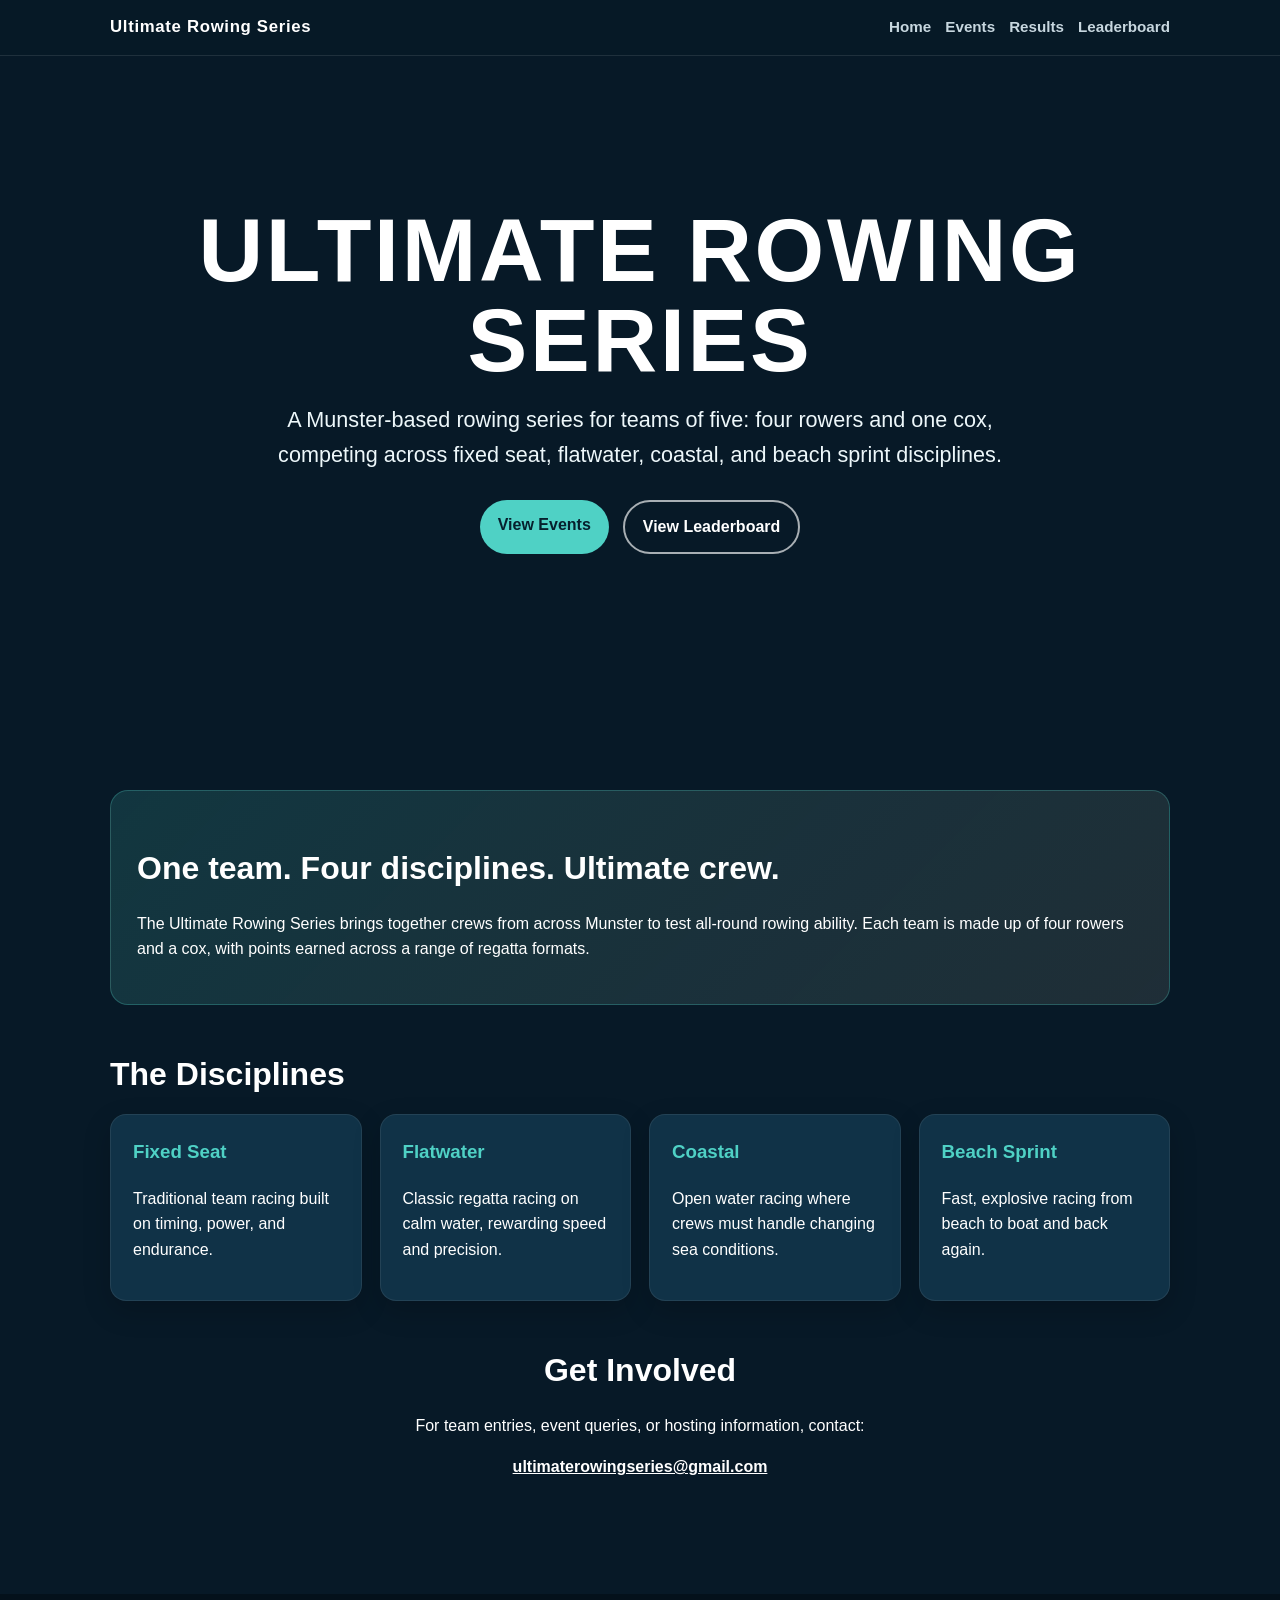
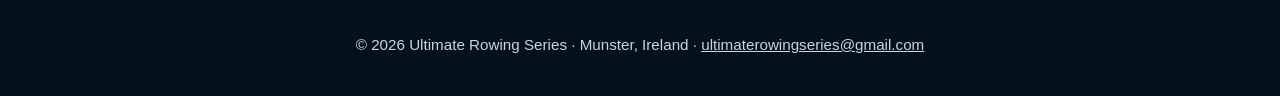
<file: index.html>
<!DOCTYPE html>
<html lang="en">
<head>
  <meta charset="UTF-8">
  <meta name="viewport" content="width=device-width, initial-scale=1.0">
  <title>Ultimate Rowing Series</title>
  <link rel="stylesheet" href="style.css">
</head>
<body>

<header class="site-header">
  <nav class="nav">
    <a class="logo" href="index.html">Ultimate Rowing Series</a>
    <div class="nav-links">
      <a href="index.html">Home</a>
      <a href="events.html">Events</a>
      <a href="results.html">Results</a>
      <a href="leaderboard.html">Leaderboard</a>
    </div>
  </nav>
</header>

<section class="hero">
  <div class="hero-content">
    <h1>Ultimate Rowing Series</h1>
    <p>A Munster-based rowing series for teams of five: four rowers and one cox, competing across fixed seat, flatwater, coastal, and beach sprint disciplines.</p>
    <div class="button-row">
      <a class="button" href="events.html">View Events</a>
      <a class="button secondary" href="leaderboard.html">View Leaderboard</a>
    </div>
  </div>
</section>

<main>
  <section class="section highlight">
    <h2>One team. Four disciplines. Ultimate crew.</h2>
    <p>
      The Ultimate Rowing Series brings together crews from across Munster to test all-round rowing ability.
      Each team is made up of four rowers and a cox, with points earned across a range of regatta formats.
    </p>
  </section>

  <section class="section">
    <h2>The Disciplines</h2>
    <div class="grid">
      <div class="card">
        <h3>Fixed Seat</h3>
        <p>Traditional team racing built on timing, power, and endurance.</p>
      </div>
      <div class="card">
        <h3>Flatwater</h3>
        <p>Classic regatta racing on calm water, rewarding speed and precision.</p>
      </div>
      <div class="card">
        <h3>Coastal</h3>
        <p>Open water racing where crews must handle changing sea conditions.</p>
      </div>
      <div class="card">
        <h3>Beach Sprint</h3>
        <p>Fast, explosive racing from beach to boat and back again.</p>
      </div>
    </div>
  </section>

  <section class="section contact">
    <h2>Get Involved</h2>
    <p>For team entries, event queries, or hosting information, contact:</p>
    <p><strong><a href="mailto:ultimaterowingseries@gmail.com">ultimaterowingseries@gmail.com</a></strong></p>
  </section>
</main>

<footer>
  <p>© 2026 Ultimate Rowing Series · Munster, Ireland · <a href="mailto:ultimaterowingseries@gmail.com">ultimaterowingseries@gmail.com</a></p>
</footer>

</body>
</html>
</file>
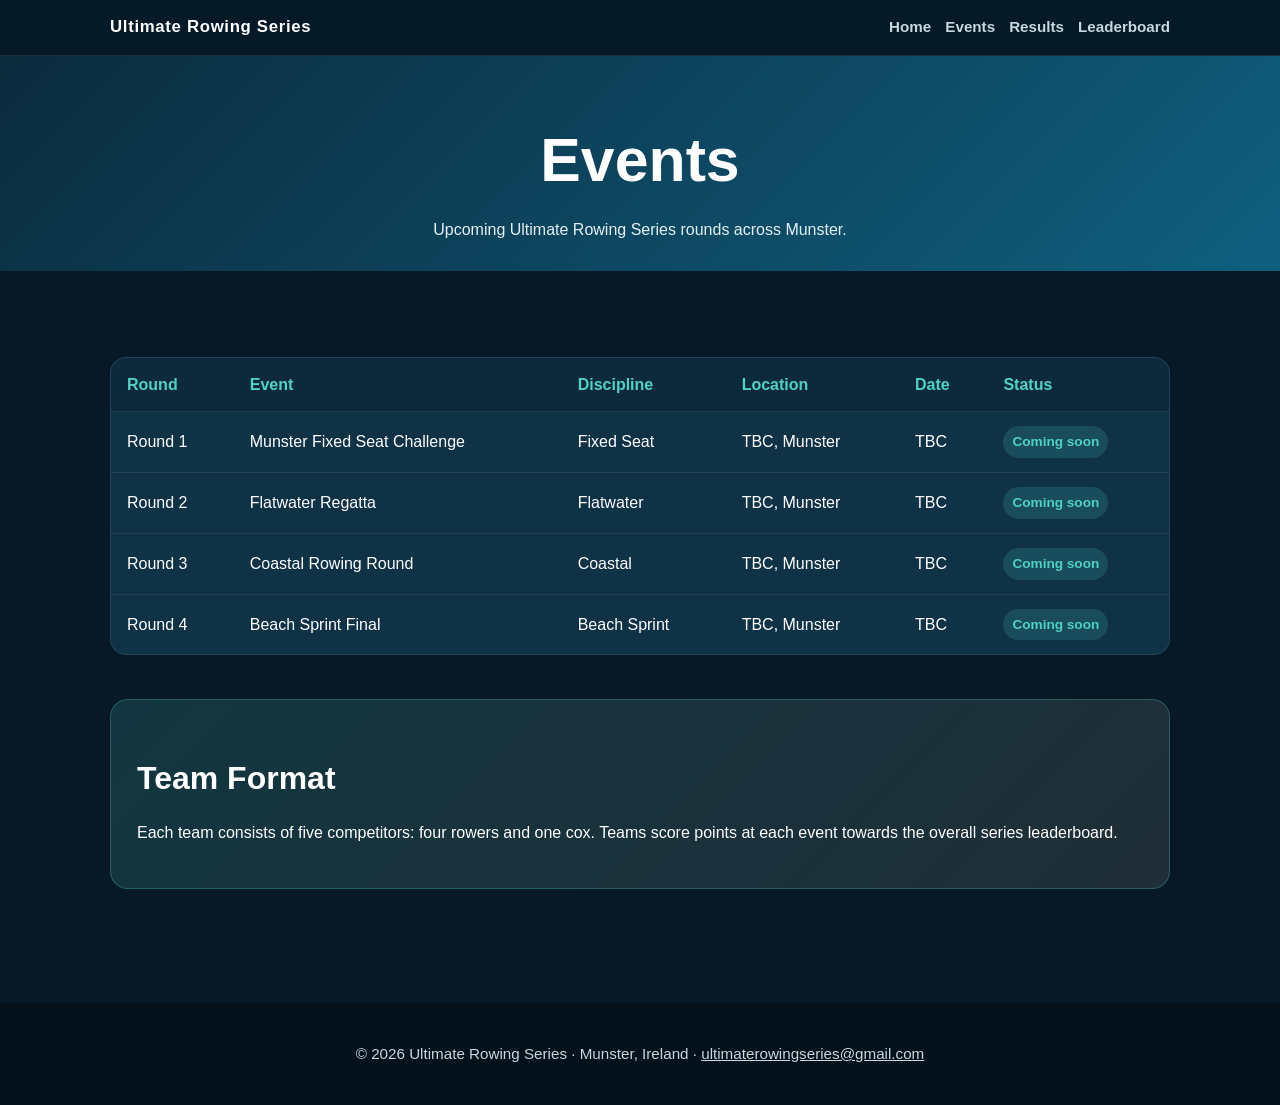
<file: events.html>
<!DOCTYPE html>
<html lang="en">
<head>
  <meta charset="UTF-8">
  <meta name="viewport" content="width=device-width, initial-scale=1.0">
  <title>Events | Ultimate Rowing Series</title>
  <link rel="stylesheet" href="style.css">
</head>
<body>

<header class="site-header">
  <nav class="nav">
    <a class="logo" href="index.html">Ultimate Rowing Series</a>
    <div class="nav-links">
      <a href="index.html">Home</a>
      <a href="events.html">Events</a>
      <a href="results.html">Results</a>
      <a href="leaderboard.html">Leaderboard</a>
    </div>
  </nav>
</header>

<section class="page-title">
  <h1>Events</h1>
  <p>Upcoming Ultimate Rowing Series rounds across Munster.</p>
</section>

<main>
  <section class="section">
    <div class="table-wrap">
      <table>
        <thead>
          <tr>
            <th>Round</th>
            <th>Event</th>
            <th>Discipline</th>
            <th>Location</th>
            <th>Date</th>
            <th>Status</th>
          </tr>
        </thead>
        <tbody>
          <tr>
            <td>Round 1</td>
            <td>Munster Fixed Seat Challenge</td>
            <td>Fixed Seat</td>
            <td>TBC, Munster</td>
            <td>TBC</td>
            <td><span class="status">Coming soon</span></td>
          </tr>
          <tr>
            <td>Round 2</td>
            <td>Flatwater Regatta</td>
            <td>Flatwater</td>
            <td>TBC, Munster</td>
            <td>TBC</td>
            <td><span class="status">Coming soon</span></td>
          </tr>
          <tr>
            <td>Round 3</td>
            <td>Coastal Rowing Round</td>
            <td>Coastal</td>
            <td>TBC, Munster</td>
            <td>TBC</td>
            <td><span class="status">Coming soon</span></td>
          </tr>
          <tr>
            <td>Round 4</td>
            <td>Beach Sprint Final</td>
            <td>Beach Sprint</td>
            <td>TBC, Munster</td>
            <td>TBC</td>
            <td><span class="status">Coming soon</span></td>
          </tr>
        </tbody>
      </table>
    </div>
  </section>

  <section class="section highlight">
    <h2>Team Format</h2>
    <p>Each team consists of five competitors: four rowers and one cox. Teams score points at each event towards the overall series leaderboard.</p>
  </section>
</main>

<footer>
  <p>© 2026 Ultimate Rowing Series · Munster, Ireland · <a href="mailto:ultimaterowingseries@gmail.com">ultimaterowingseries@gmail.com</a></p>
</footer>

</body>
</html>
</file>
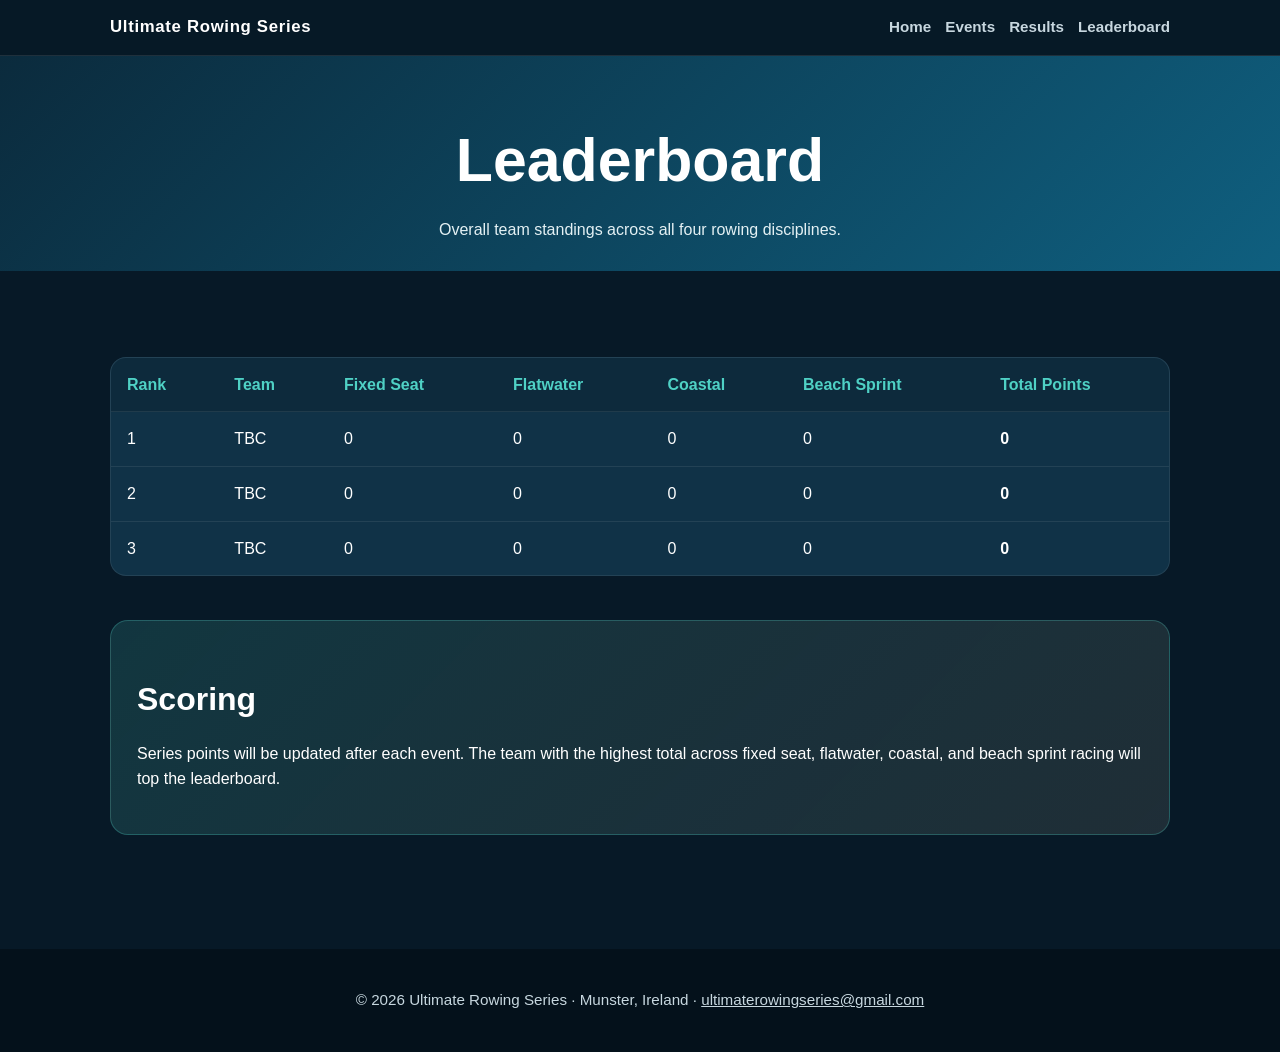
<file: leaderboard.html>
<!DOCTYPE html>
<html lang="en">
<head>
  <meta charset="UTF-8">
  <meta name="viewport" content="width=device-width, initial-scale=1.0">
  <title>Leaderboard | Ultimate Rowing Series</title>
  <link rel="stylesheet" href="style.css">
</head>
<body>

<header class="site-header">
  <nav class="nav">
    <a class="logo" href="index.html">Ultimate Rowing Series</a>
    <div class="nav-links">
      <a href="index.html">Home</a>
      <a href="events.html">Events</a>
      <a href="results.html">Results</a>
      <a href="leaderboard.html">Leaderboard</a>
    </div>
  </nav>
</header>

<section class="page-title">
  <h1>Leaderboard</h1>
  <p>Overall team standings across all four rowing disciplines.</p>
</section>

<main>
  <section class="section">
    <div class="table-wrap">
      <table>
        <thead>
          <tr>
            <th>Rank</th>
            <th>Team</th>
            <th>Fixed Seat</th>
            <th>Flatwater</th>
            <th>Coastal</th>
            <th>Beach Sprint</th>
            <th>Total Points</th>
          </tr>
        </thead>
        <tbody>
          <tr>
            <td>1</td>
            <td>TBC</td>
            <td>0</td>
            <td>0</td>
            <td>0</td>
            <td>0</td>
            <td><strong>0</strong></td>
          </tr>
          <tr>
            <td>2</td>
            <td>TBC</td>
            <td>0</td>
            <td>0</td>
            <td>0</td>
            <td>0</td>
            <td><strong>0</strong></td>
          </tr>
          <tr>
            <td>3</td>
            <td>TBC</td>
            <td>0</td>
            <td>0</td>
            <td>0</td>
            <td>0</td>
            <td><strong>0</strong></td>
          </tr>
        </tbody>
      </table>
    </div>
  </section>

  <section class="section highlight">
    <h2>Scoring</h2>
    <p>Series points will be updated after each event. The team with the highest total across fixed seat, flatwater, coastal, and beach sprint racing will top the leaderboard.</p>
  </section>
</main>

<footer>
  <p>© 2026 Ultimate Rowing Series · Munster, Ireland · <a href="mailto:ultimaterowingseries@gmail.com">ultimaterowingseries@gmail.com</a></p>
</footer>

</body>
</html>
</file>
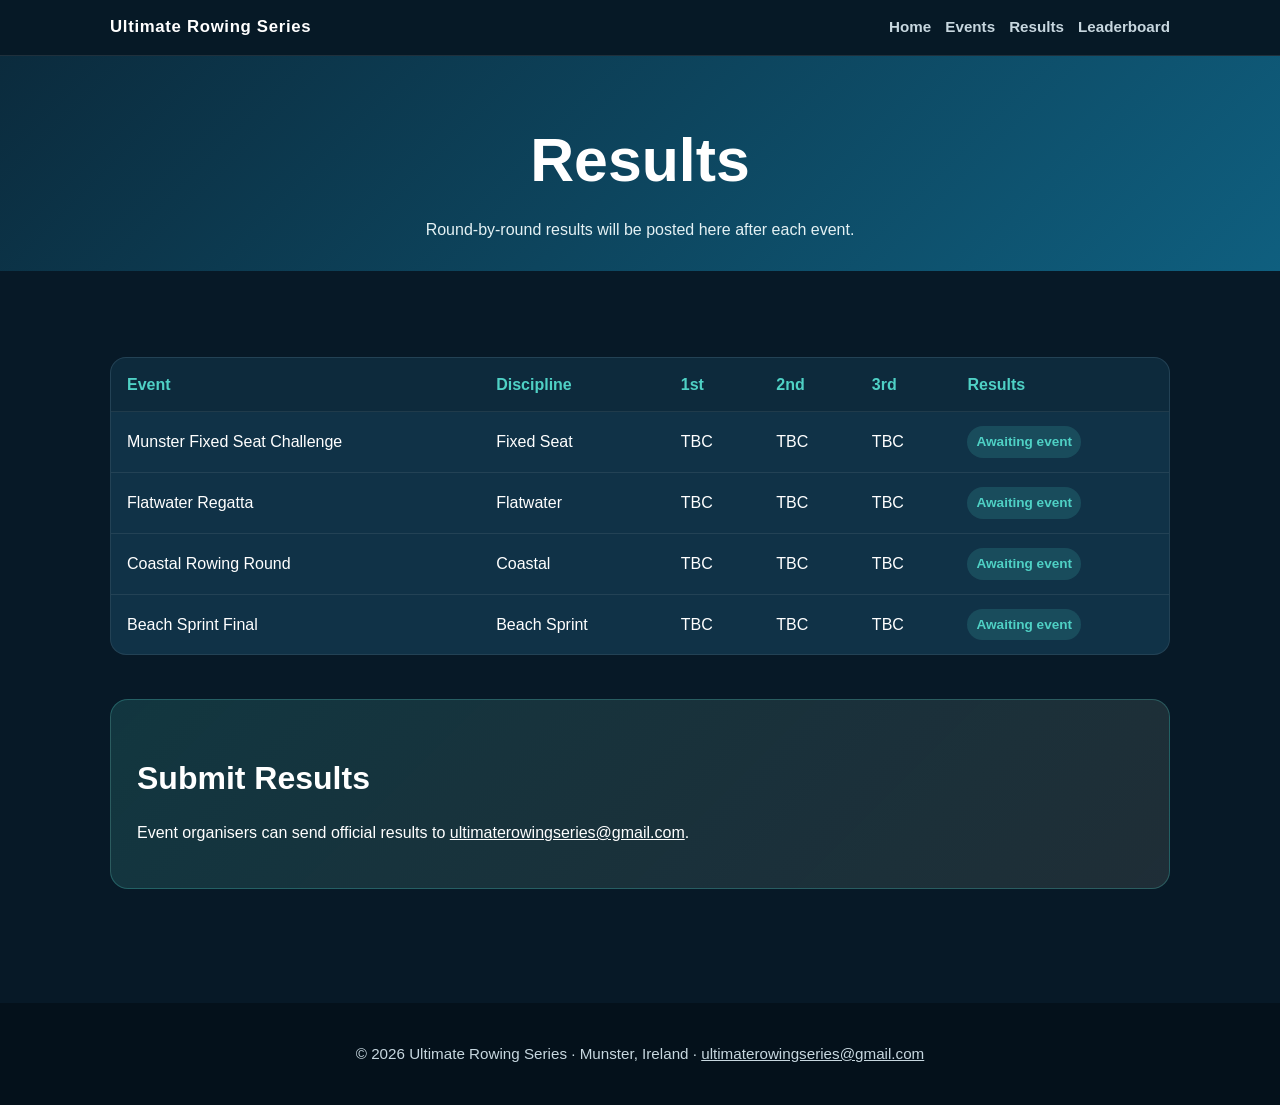
<file: results.html>
<!DOCTYPE html>
<html lang="en">
<head>
  <meta charset="UTF-8">
  <meta name="viewport" content="width=device-width, initial-scale=1.0">
  <title>Results | Ultimate Rowing Series</title>
  <link rel="stylesheet" href="style.css">
</head>
<body>

<header class="site-header">
  <nav class="nav">
    <a class="logo" href="index.html">Ultimate Rowing Series</a>
    <div class="nav-links">
      <a href="index.html">Home</a>
      <a href="events.html">Events</a>
      <a href="results.html">Results</a>
      <a href="leaderboard.html">Leaderboard</a>
    </div>
  </nav>
</header>

<section class="page-title">
  <h1>Results</h1>
  <p>Round-by-round results will be posted here after each event.</p>
</section>

<main>
  <section class="section">
    <div class="table-wrap">
      <table>
        <thead>
          <tr>
            <th>Event</th>
            <th>Discipline</th>
            <th>1st</th>
            <th>2nd</th>
            <th>3rd</th>
            <th>Results</th>
          </tr>
        </thead>
        <tbody>
          <tr>
            <td>Munster Fixed Seat Challenge</td>
            <td>Fixed Seat</td>
            <td>TBC</td>
            <td>TBC</td>
            <td>TBC</td>
            <td><span class="status">Awaiting event</span></td>
          </tr>
          <tr>
            <td>Flatwater Regatta</td>
            <td>Flatwater</td>
            <td>TBC</td>
            <td>TBC</td>
            <td>TBC</td>
            <td><span class="status">Awaiting event</span></td>
          </tr>
          <tr>
            <td>Coastal Rowing Round</td>
            <td>Coastal</td>
            <td>TBC</td>
            <td>TBC</td>
            <td>TBC</td>
            <td><span class="status">Awaiting event</span></td>
          </tr>
          <tr>
            <td>Beach Sprint Final</td>
            <td>Beach Sprint</td>
            <td>TBC</td>
            <td>TBC</td>
            <td>TBC</td>
            <td><span class="status">Awaiting event</span></td>
          </tr>
        </tbody>
      </table>
    </div>
  </section>

  <section class="section highlight">
    <h2>Submit Results</h2>
    <p>Event organisers can send official results to <a href="mailto:ultimaterowingseries@gmail.com">ultimaterowingseries@gmail.com</a>.</p>
  </section>
</main>

<footer>
  <p>© 2026 Ultimate Rowing Series · Munster, Ireland · <a href="mailto:ultimaterowingseries@gmail.com">ultimaterowingseries@gmail.com</a></p>
</footer>

</body>
</html>
</file>
<file: style.css>
:root {
  --navy: #071927;
  --deep-blue: #0b2b3d;
  --blue: #0f5f7f;
  --aqua: #4fd1c5;
  --sand: #f4e7c5;
  --white: #ffffff;
  --muted: #c7d7df;
  --card: #103247;
}

* {
  box-sizing: border-box;
}

body {
  margin: 0;
  font-family: Arial, Helvetica, sans-serif;
  background: var(--navy);
  color: var(--white);
  line-height: 1.6;
}

a {
  color: inherit;
}

header.site-header {
  background: rgba(7, 25, 39, 0.96);
  position: sticky;
  top: 0;
  z-index: 10;
  border-bottom: 1px solid rgba(255,255,255,0.1);
}

.nav {
  max-width: 1100px;
  margin: 0 auto;
  padding: 14px 20px;
  display: flex;
  justify-content: space-between;
  align-items: center;
  gap: 16px;
}

.logo {
  font-weight: 800;
  letter-spacing: 0.04em;
  text-decoration: none;
  font-size: 1.05rem;
}

.nav-links {
  display: flex;
  gap: 14px;
  flex-wrap: wrap;
}

.nav-links a {
  text-decoration: none;
  color: var(--muted);
  font-weight: 700;
  font-size: 0.95rem;
}

.nav-links a:hover,
.nav-links a.active {
  color: var(--aqua);
}

.hero {
  min-height: 72vh;
  display: grid;
  place-items: center;
  text-align: center;
  padding: 90px 20px;
  background:
    linear-gradient(rgba(7, 25, 39, 0.68), rgba(7, 25, 39, 0.88)),
    url("https://images.unsplash.com/photo-1521417531039-94c2f7f7a5f4?auto=format&fit=crop&w=1600&q=80")
    center/cover no-repeat;
}

.hero-content {
  max-width: 900px;
}

.hero h1 {
  font-size: clamp(2.5rem, 7vw, 5.6rem);
  line-height: 1;
  margin: 0 0 18px;
  text-transform: uppercase;
  letter-spacing: 0.03em;
}

.hero p {
  max-width: 760px;
  margin: 0 auto 28px;
  font-size: clamp(1.1rem, 2vw, 1.35rem);
  color: #edf7fa;
}

.button-row {
  display: flex;
  justify-content: center;
  gap: 14px;
  flex-wrap: wrap;
}

.button {
  display: inline-block;
  padding: 12px 18px;
  border-radius: 999px;
  background: var(--aqua);
  color: #06202d;
  font-weight: 800;
  text-decoration: none;
}

.button.secondary {
  background: transparent;
  color: var(--white);
  border: 2px solid rgba(255,255,255,0.65);
}

main {
  max-width: 1100px;
  margin: 0 auto;
  padding: 42px 20px 70px;
}

.page-title {
  padding: 56px 20px 28px;
  background: linear-gradient(135deg, var(--deep-blue), var(--blue));
  text-align: center;
}

.page-title h1 {
  margin: 0 0 8px;
  font-size: clamp(2.1rem, 5vw, 3.8rem);
}

.page-title p {
  margin: 0;
  color: #e4f1f4;
}

.grid {
  display: grid;
  grid-template-columns: repeat(auto-fit, minmax(230px, 1fr));
  gap: 18px;
}

.card {
  background: var(--card);
  border: 1px solid rgba(255,255,255,0.08);
  border-radius: 16px;
  padding: 22px;
  box-shadow: 0 10px 28px rgba(0,0,0,0.18);
}

.card h3 {
  margin-top: 0;
  color: var(--aqua);
}

.section {
  margin: 44px 0;
}

.section h2 {
  font-size: 2rem;
  margin-bottom: 14px;
}

.highlight {
  background: linear-gradient(135deg, rgba(79,209,197,0.16), rgba(244,231,197,0.1));
  border: 1px solid rgba(79,209,197,0.28);
  border-radius: 18px;
  padding: 26px;
}

.table-wrap {
  overflow-x: auto;
  background: var(--card);
  border-radius: 16px;
  border: 1px solid rgba(255,255,255,0.08);
}

table {
  width: 100%;
  border-collapse: collapse;
  min-width: 680px;
}

th, td {
  text-align: left;
  padding: 14px 16px;
  border-bottom: 1px solid rgba(255,255,255,0.08);
}

th {
  color: var(--aqua);
  background: rgba(0,0,0,0.16);
}

tr:last-child td {
  border-bottom: none;
}

.status {
  display: inline-block;
  padding: 5px 9px;
  border-radius: 999px;
  background: rgba(79,209,197,0.16);
  color: var(--aqua);
  font-weight: 700;
  font-size: 0.85rem;
}

.contact {
  text-align: center;
}

footer {
  background: #04111b;
  color: var(--muted);
  text-align: center;
  padding: 24px 20px;
  font-size: 0.95rem;
}

@media (max-width: 700px) {
  .nav {
    align-items: flex-start;
    flex-direction: column;
  }

  .nav-links {
    gap: 10px 14px;
  }

  .hero {
    min-height: 64vh;
  }
}
</file>
